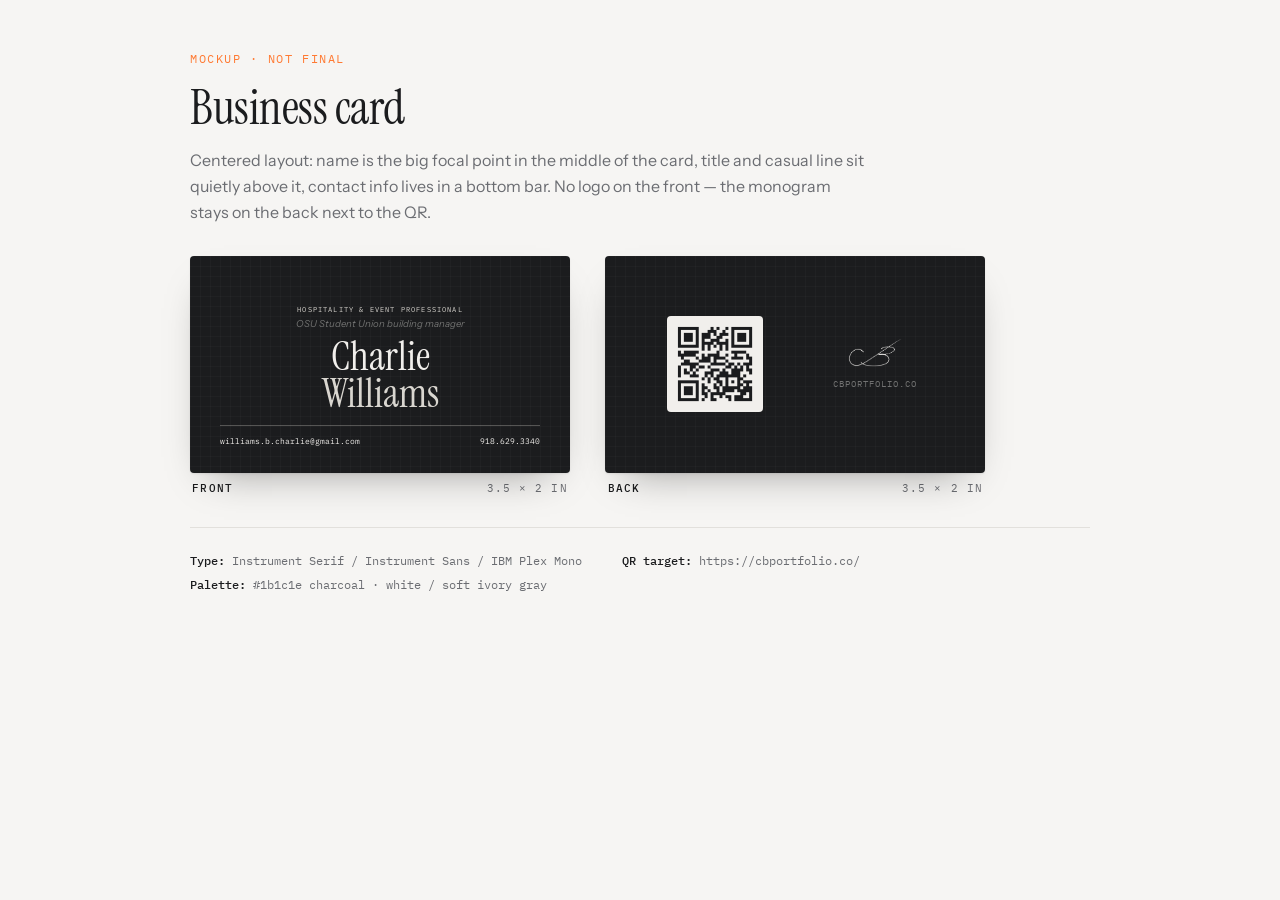
<file: Business Card/business-card-final.html>
<!doctype html>
<html lang="en">
<head>
<meta charset="UTF-8">
<title>Business Card — Final</title>
<link rel="preconnect" href="https://fonts.googleapis.com">
<link rel="preconnect" href="https://fonts.gstatic.com" crossorigin>
<link href="https://fonts.googleapis.com/css2?family=IBM+Plex+Mono:wght@400;500&family=Instrument+Sans:ital,wght@0,400;0,500;1,400&family=Instrument+Serif:ital@0;1&display=swap" rel="stylesheet">
<style>
  :root {
    --page-bg: #f6f5f3; --page-ink-0: #1b1c1e; --page-ink-1: #6b6d72; --page-line: #e2e0dc; --accent: #ff7a33;
    --bg: #1b1c1e; --ink-0: #f1efec; --ink-1: rgba(241,239,236,0.66); --ink-2: rgba(241,239,236,0.4);
    --card-accent: #d9d6d0; --line: rgba(217,214,208,0.3); --chip-bg: #f1efec;
    --grid-line: rgba(255,255,255,0.025); --grid-size: 10px;
  }
  @media (prefers-color-scheme: dark) {
    :root { --page-bg: #131315; --page-ink-0: #f1efec; --page-ink-1: #9c9c9c; --page-line: #2c2c2f; }
  }
  :root[data-theme="dark"] { --page-bg: #131315; --page-ink-0: #f1efec; --page-ink-1: #9c9c9c; --page-line: #2c2c2f; }
  :root[data-theme="light"] { --page-bg: #f6f5f3; --page-ink-0: #1b1c1e; --page-ink-1: #6b6d72; --page-line: #e2e0dc; }

  * { box-sizing: border-box; }
  body {
    margin: 0; background: var(--page-bg); color: var(--page-ink-0);
    font-family: "Instrument Sans", ui-sans-serif, system-ui, sans-serif;
    padding: clamp(1.5rem, 4vw, 4rem);
  }
  .wrap { max-width: 900px; margin: 0 auto; display: flex; flex-direction: column; gap: 1.4rem; }

  .page-head { display: flex; flex-direction: column; gap: 0.6rem; margin-bottom: 0.5rem; }
  .eyebrow { font-family: "IBM Plex Mono", monospace; font-size: 0.72rem; letter-spacing: 0.14em; text-transform: uppercase; color: var(--accent); }
  .page-head h1 { font-family: "Instrument Serif", serif; font-weight: 400; font-size: clamp(2.1rem, 4.6vw, 3rem); margin: 0; letter-spacing: -0.01em; text-wrap: balance; }
  .page-head p { margin: 0; max-width: 62ch; color: var(--page-ink-1); font-size: 1rem; line-height: 1.6; }

  .cards { display: flex; gap: clamp(1.2rem, 3vw, 2.2rem); flex-wrap: wrap; }
  .card-block { display: flex; flex-direction: column; gap: 0.55rem; }
  .card-face {
    width: 380px; max-width: 100%; aspect-ratio: 3.5 / 2; background-color: var(--bg);
    background-image: linear-gradient(var(--grid-line) 1px, transparent 1px), linear-gradient(90deg, var(--grid-line) 1px, transparent 1px);
    background-size: var(--grid-size) var(--grid-size); background-position: top left;
    border-radius: 4px; overflow: hidden; position: relative; padding: 7% 8%;
    box-shadow: 0 1px 2px rgba(0,0,0,0.08), 0 18px 40px -20px rgba(0,0,0,0.4);
    display: flex; flex-direction: column;
  }
  .card-label { display: flex; align-items: baseline; justify-content: space-between; font-family: "IBM Plex Mono", monospace; font-size: 0.66rem; letter-spacing: 0.1em; text-transform: uppercase; color: var(--page-ink-1); padding: 0 0.15rem; }
  .card-label span:first-child { color: var(--page-ink-0); font-weight: 500; }

  .mark { display: block; width: 9.5%; aspect-ratio: 657/343; flex-shrink: 0; opacity: 0.9; object-fit: contain; }
  .card-top { text-align: center; padding-top: 7%; }
  .card-top .role { font-family: "IBM Plex Mono", monospace; font-size: 0.46rem; letter-spacing: 0.16em; text-transform: uppercase; color: var(--card-accent); display: block; }
  .card-top .casual { font-family: "Instrument Sans", sans-serif; font-style: italic; font-size: 0.6rem; color: var(--ink-2); display: block; margin-top: 0.2rem; }

  .name-big { text-align: center; font-family: "Instrument Serif", serif; line-height: 0.92; color: var(--ink-0); margin: 0.6rem 0 0; font-size: 2.5rem; }
  .name-big em { font-style: normal; color: var(--card-accent); display: block; }

  .contact-bar { margin-top: auto; padding-top: 0.65rem; border-top: 1px solid var(--line); display: flex; justify-content: space-between; font-family: "IBM Plex Mono", monospace; font-size: 0.5rem; color: var(--ink-0); }

  .bigback { flex: 1; display: flex; flex-direction: row; align-items: center; justify-content: center; }
  .bigback .half { flex: 1; display: flex; align-items: center; justify-content: center; height: 100%; }
  .bigback .brand-half { flex-direction: column; gap: 0.65rem; }
  .bigback .mark { width: 34%; opacity: 1; }
  .bigback__qr { width: 96px; height: 96px; padding: 5px; background: var(--chip-bg); border-radius: 4px; flex-shrink: 0; }
  .bigback__qr img { width: 100%; height: 100%; display: block; }
  .bigback__cap { font-family: "IBM Plex Mono", monospace; font-size: 0.58rem; letter-spacing: 0.1em; text-transform: uppercase; color: var(--ink-2); }

  .meta-note { margin-top: 0.6rem; padding-top: 1.5rem; border-top: 1px solid var(--page-line); display: flex; flex-wrap: wrap; gap: 0.5rem 2.5rem; font-family: "IBM Plex Mono", monospace; font-size: 0.78rem; color: var(--page-ink-1); }
  .meta-note b { color: var(--page-ink-0); font-weight: 500; }
</style>
</head>
<body>
<div class="wrap">

  <div class="page-head">
    <span class="eyebrow">Mockup · Not Final</span>
    <h1>Business card</h1>
    <p>Centered layout: name is the big focal point in the middle of the card, title and casual line sit quietly above it, contact info lives in a bottom bar. No logo on the front — the monogram stays on the back next to the QR.</p>
  </div>

  <div class="cards">
    <div class="card-block">
      <div class="card-face">
        <div class="card-top">
          <span class="role">Hospitality &amp; Event Professional</span>
          <span class="casual">OSU Student Union building manager</span>
        </div>
        <p class="name-big">Charlie<em>Williams</em></p>
        <div class="contact-bar"><span>williams.b.charlie@gmail.com</span><span>918.629.3340</span></div>
      </div>
      <div class="card-label"><span>Front</span><span>3.5 × 2 in</span></div>
    </div>
    <div class="card-block">
      <div class="card-face">
        <div class="bigback">
          <div class="half qr-half">
            <div class="bigback__qr"><img src="[data-uri]" alt="QR code linking to Charlie Williams's portfolio site" /></div>
          </div>
          <div class="half brand-half">
            <img class="mark" src="[data-uri]" alt="signature">
            <span class="bigback__cap">cbportfolio.co</span>
          </div>
        </div>
      </div>
      <div class="card-label"><span>Back</span><span>3.5 × 2 in</span></div>
    </div>
  </div>

  <div class="meta-note">
    <span><b>Type:</b> Instrument Serif / Instrument Sans / IBM Plex Mono</span>
    <span><b>QR target:</b> https://cbportfolio.co/</span>
    <span><b>Palette:</b> #1b1c1e charcoal · white / soft ivory gray</span>
  </div>

</div>
</body>
</html>
</file>
